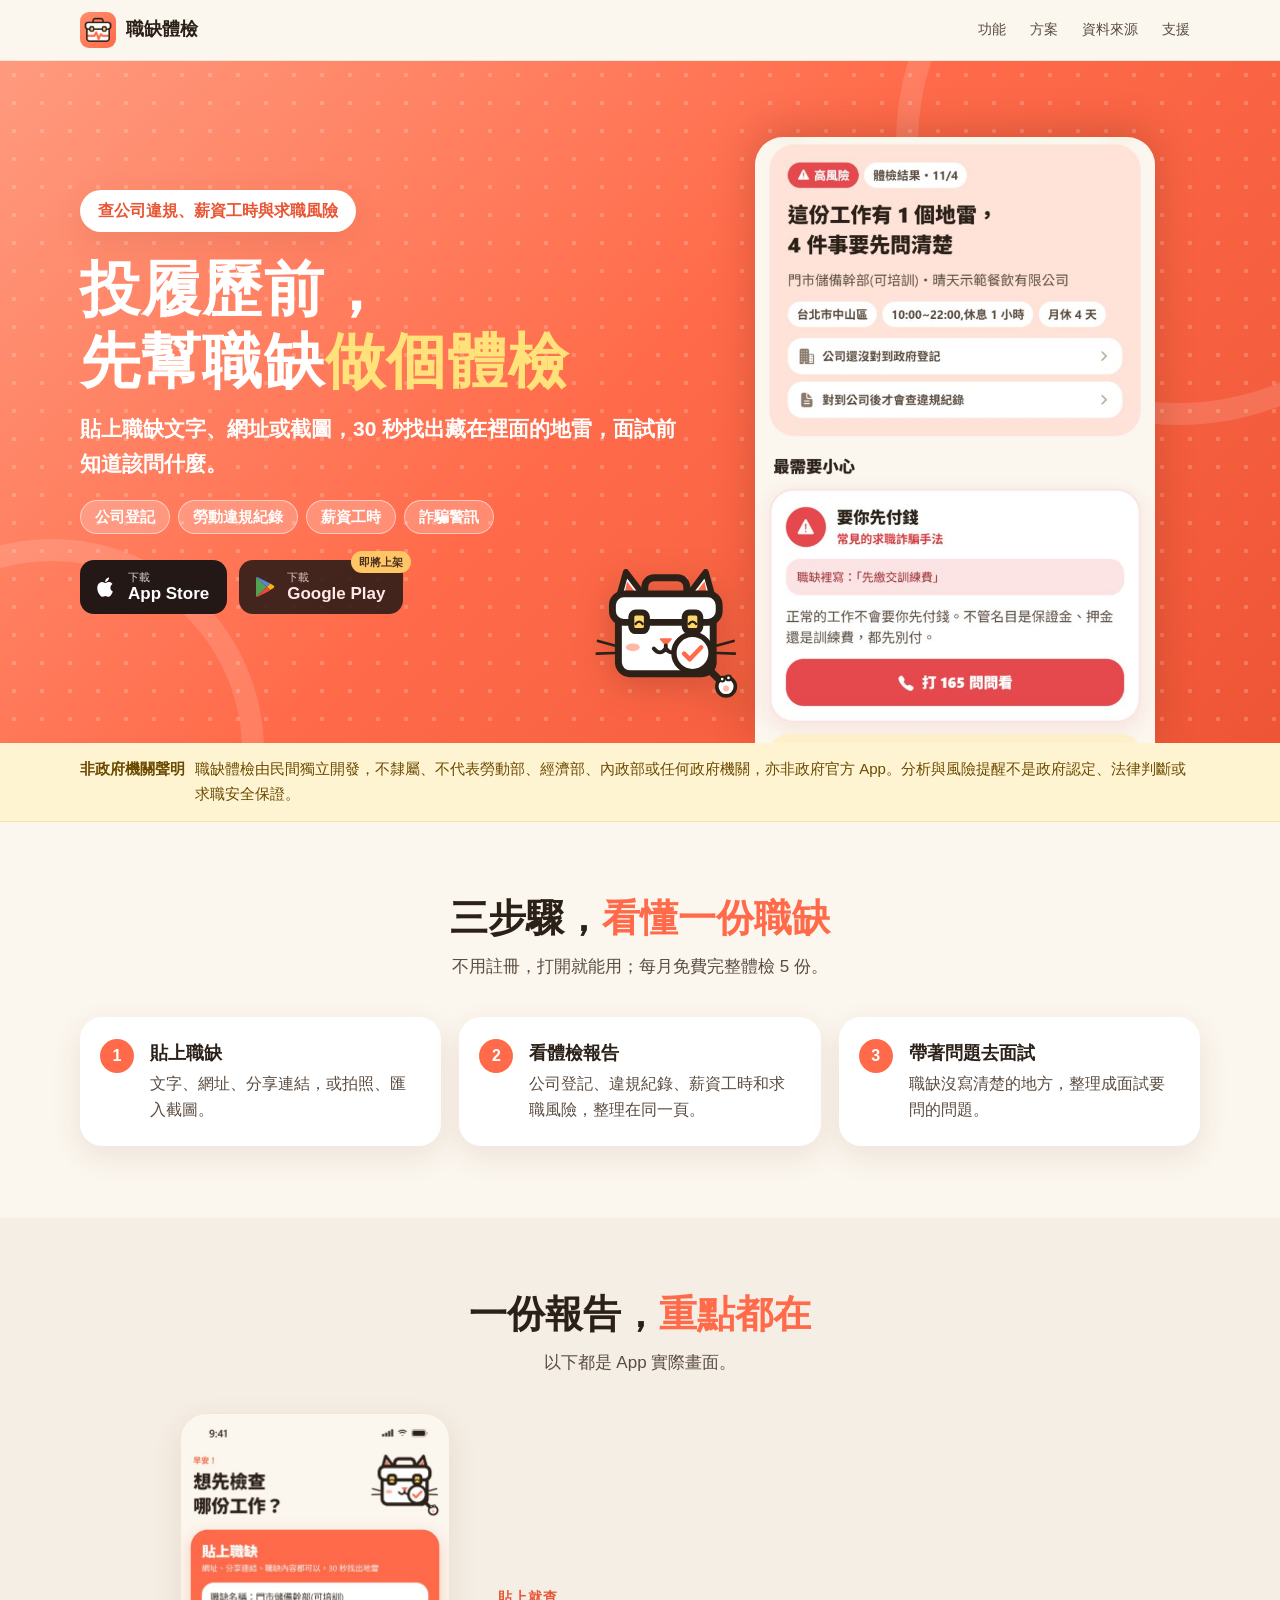
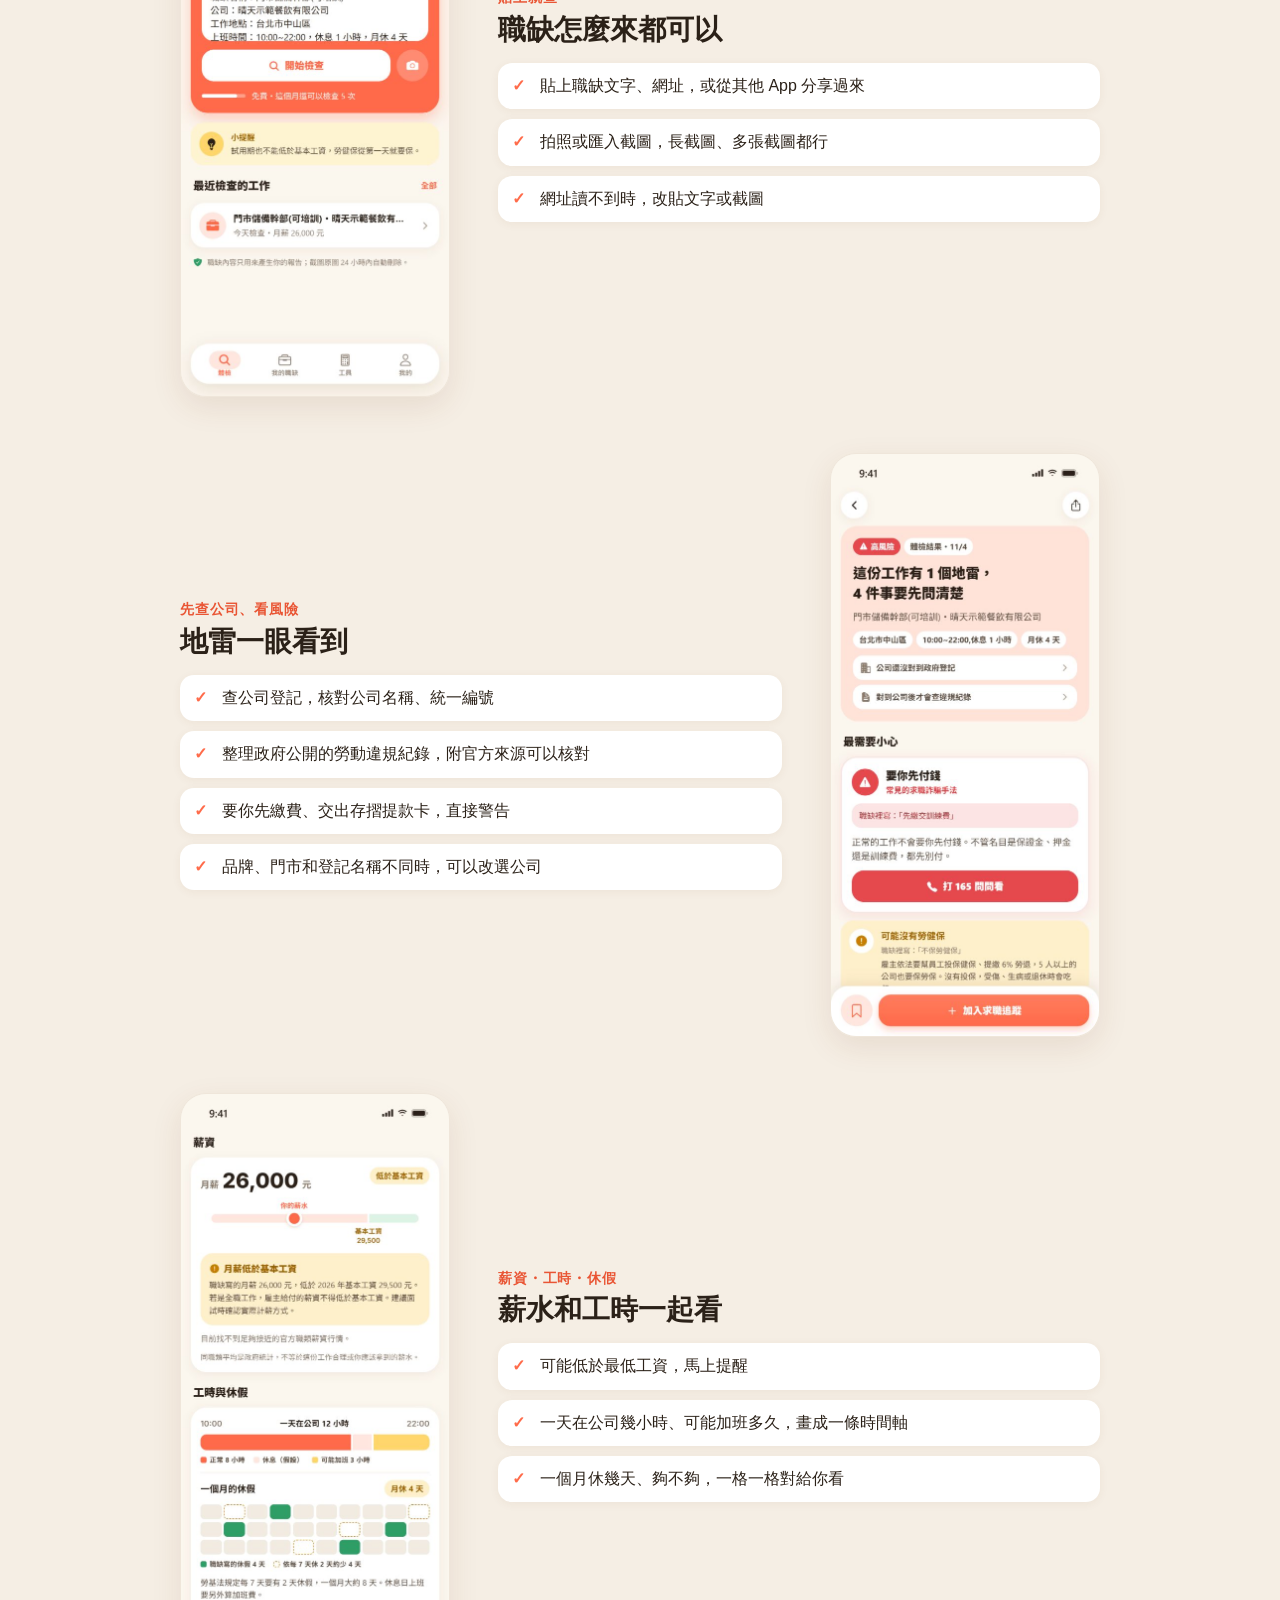
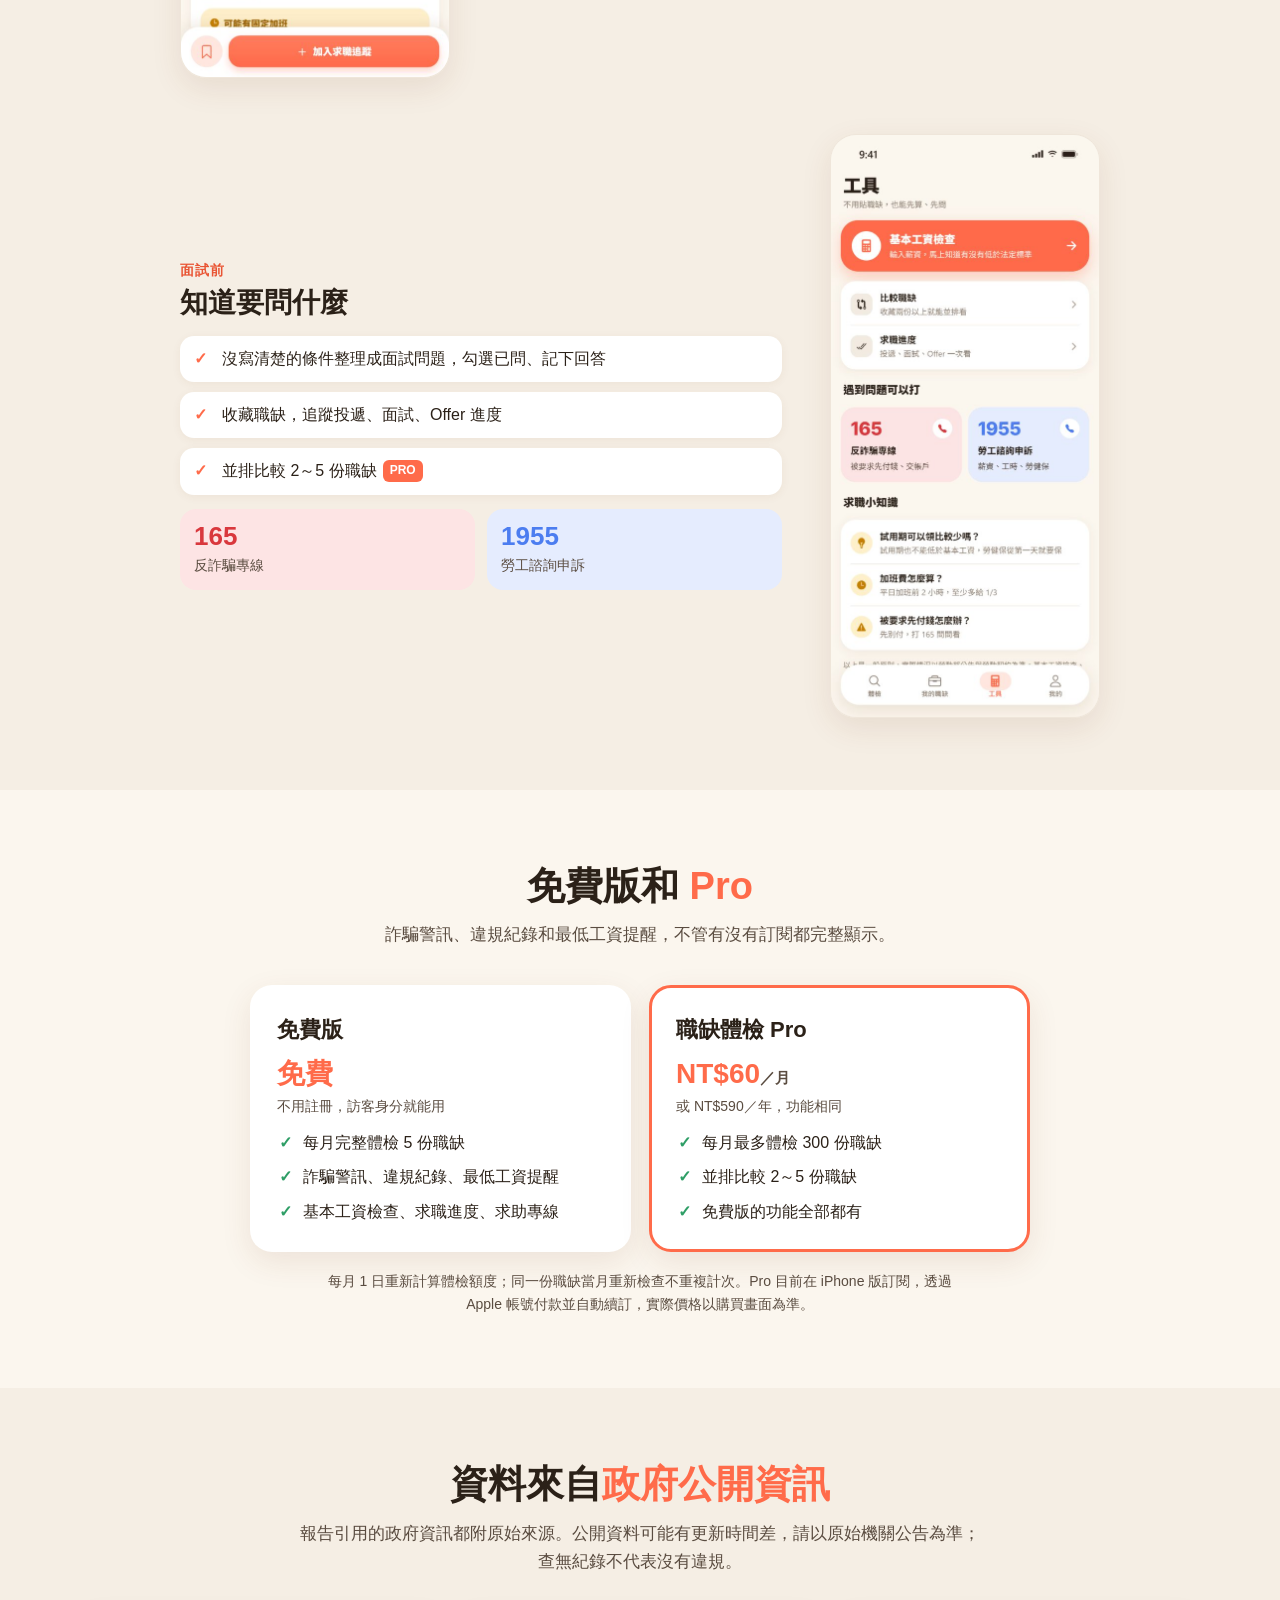
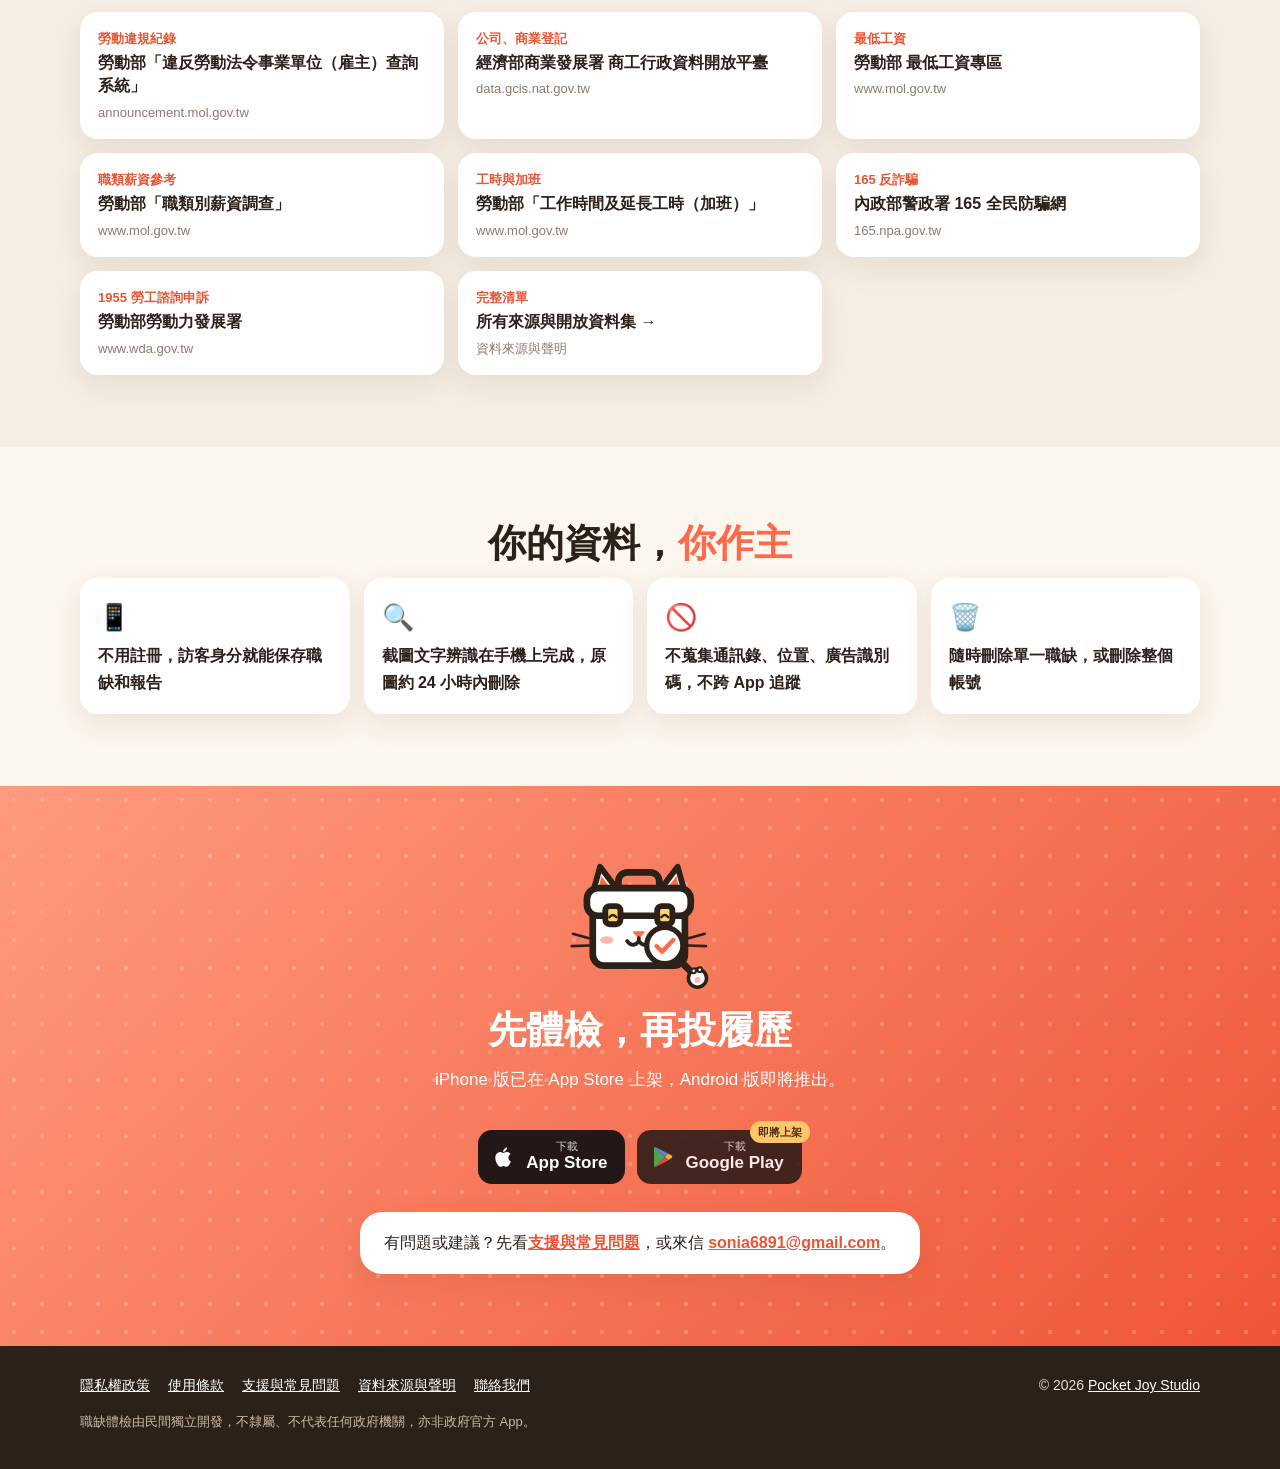
<file: index.html>
<!doctype html>
<html lang="zh-Hant">
<head>
  <meta charset="utf-8">
  <meta name="viewport" content="width=device-width,initial-scale=1">
  <title>職缺體檢｜投履歷前，先幫職缺做個體檢</title>
  <meta name="description" content="貼上職缺文字、網址或截圖，查公司登記、政府公開的勞動違規紀錄，整理薪資工時與求職風險，面試前知道該問什麼。每月免費體檢 5 份。">
  <meta name="theme-color" content="#FF6B4A">
  <link rel="canonical" href="https://jobcheck.pocketjoystudio.com/">
  <meta property="og:type" content="website">
  <meta property="og:locale" content="zh_TW">
  <meta property="og:site_name" content="職缺體檢">
  <meta property="og:title" content="職缺體檢｜投履歷前，先幫職缺做個體檢">
  <meta property="og:description" content="貼上職缺文字、網址或截圖，查公司登記、政府公開的勞動違規紀錄，整理薪資工時與求職風險，面試前知道該問什麼。">
  <meta property="og:image" content="https://jobcheck.pocketjoystudio.com/assets/img/og.jpg">
  <meta property="og:image:width" content="1200">
  <meta property="og:image:height" content="630">
  <meta property="og:url" content="https://jobcheck.pocketjoystudio.com/">
  <meta name="twitter:card" content="summary_large_image">
  <meta name="apple-itunes-app" content="app-id=6823847793">
  <link rel="icon" href="assets/img/favicon.png" type="image/png">
  <link rel="apple-touch-icon" href="assets/img/apple-touch-icon.png">
  <link rel="stylesheet" href="assets/style.css">
</head>
<body>
  <header class="top">
    <div class="wrap">
      <a class="brand" href="./"><img src="assets/img/icon-192.png" alt="" width="36" height="36">職缺體檢</a>
      <nav aria-label="主選單"><a href="#features">功能</a><a href="#plans">方案</a><a class="opt" href="#sources">資料來源</a><a href="support/">支援</a></nav>
    </div>
  </header>

  <section class="hero">
    <div class="wrap">
      <div>
        <span class="pill">查公司違規、薪資工時與求職風險</span>
        <h1>投履歷前，<br>先幫職缺<em>做個體檢</em></h1>
        <p class="lead">貼上職缺文字、網址或截圖，30 秒找出藏在裡面的地雷，面試前知道該問什麼。</p>
        <ul class="chips"><li>公司登記</li><li>勞動違規紀錄</li><li>薪資工時</li><li>詐騙警訊</li></ul>
        <div class="cta">
          <a class="store" href="https://apps.apple.com/tw/app/%E8%81%B7%E7%BC%BA%E9%AB%94%E6%AA%A2/id6823847793" rel="noopener" data-store="apple"><svg viewBox="0 0 24 24" aria-hidden="true"><path fill="currentColor" d="M16.4 12.6c0-2.4 2-3.6 2.1-3.7-1.1-1.7-2.9-1.9-3.5-1.9-1.5-.2-2.9.9-3.7.9-.8 0-1.9-.9-3.2-.8-1.6 0-3.1 1-4 2.4-1.7 3-.4 7.4 1.2 9.8.8 1.2 1.8 2.5 3 2.4 1.2 0 1.7-.8 3.1-.8s1.9.8 3.2.8c1.3 0 2.1-1.2 2.9-2.4.9-1.4 1.3-2.7 1.3-2.8-.1 0-2.4-.9-2.4-3.9zM14 5.5c.7-.8 1.1-1.9 1-3-1 0-2.1.7-2.8 1.5-.6.7-1.2 1.8-1 2.9 1.1.1 2.1-.6 2.8-1.4z"/></svg><span><small>下載</small><b>App Store</b></span></a>
          <a class="store soon" href="https://play.google.com/store/apps/details?id=com.lumilab.jobcheck" aria-disabled="true" data-store="play"><svg viewBox="0 0 24 24" aria-hidden="true"><path fill="#34A853" d="M3.6 2.2 13.8 12 3.6 21.8c-.4-.2-.6-.6-.6-1.1V3.3c0-.5.2-.9.6-1.1z"/><path fill="#FBBC04" d="m17.2 8.6 3.4 2c.9.5.9 1.8 0 2.3l-3.4 2L13.8 12z"/><path fill="#4285F4" d="M3.6 2.2c.3-.2.8-.2 1.2 0l12.4 6.4-3.4 3.4z"/><path fill="#EA4335" d="m13.8 12 3.4 3.4-12.4 6.4c-.4.2-.9.2-1.2 0z"/></svg><span><small>下載</small><b>Google Play</b></span><span class="tag">即將上架</span></a>
        </div>
      </div>
      <div class="phone">
        <img class="cat" src="assets/img/cat.svg" alt="" width="160" height="160">
        <img class="shot" src="assets/img/hero.jpg" alt="體檢報告畫面：這份工作有 1 個地雷，4 件事要先問清楚" width="640" height="970">
      </div>
    </div>
  </section>

  <div class="notice" role="note">
    <div class="wrap"><b>非政府機關聲明</b><p>職缺體檢由民間獨立開發，不隸屬、不代表勞動部、經濟部、內政部或任何政府機關，亦非政府官方 App。分析與風險提醒不是政府認定、法律判斷或求職安全保證。</p></div>
  </div>

  <section class="block" id="how">
    <div class="wrap">
      <h2>三步驟，<em>看懂一份職缺</em></h2>
      <p class="sub">不用註冊，打開就能用；每月免費完整體檢 5 份。</p>
      <ol class="steps">
        <li><b>貼上職缺</b><span>文字、網址、分享連結，或拍照、匯入截圖。</span></li>
        <li><b>看體檢報告</b><span>公司登記、違規紀錄、薪資工時和求職風險，整理在同一頁。</span></li>
        <li><b>帶著問題去面試</b><span>職缺沒寫清楚的地方，整理成面試要問的問題。</span></li>
      </ol>
    </div>
  </section>

  <section class="block alt" id="features">
    <div class="wrap">
      <h2>一份報告，<em>重點都在</em></h2>
      <p class="sub">以下都是 App 實際畫面。</p>

      <div class="feature">
        <img class="shot" src="assets/shots/paste.jpg" alt="首頁：貼上職缺" loading="lazy" width="540" height="1173">
        <div>
          <h3><small>貼上就查</small>職缺怎麼來都可以</h3>
          <ul class="ticks">
            <li>貼上職缺文字、網址，或從其他 App 分享過來</li>
            <li>拍照或匯入截圖，長截圖、多張截圖都行</li>
            <li>網址讀不到時，改貼文字或截圖</li>
          </ul>
        </div>
      </div>

      <div class="feature flip">
        <img class="shot" src="assets/shots/report.jpg" alt="體檢報告：高風險，要你先付錢" loading="lazy" width="540" height="1173">
        <div>
          <h3><small>先查公司、看風險</small>地雷一眼看到</h3>
          <ul class="ticks">
            <li>查公司登記，核對公司名稱、統一編號</li>
            <li>整理政府公開的勞動違規紀錄，附官方來源可以核對</li>
            <li>要你先繳費、交出存摺提款卡，直接警告</li>
            <li>品牌、門市和登記名稱不同時，可以改選公司</li>
          </ul>
        </div>
      </div>

      <div class="feature">
        <img class="shot" src="assets/shots/salary.jpg" alt="薪資與工時：月薪低於基本工資" loading="lazy" width="540" height="1173">
        <div>
          <h3><small>薪資・工時・休假</small>薪水和工時一起看</h3>
          <ul class="ticks">
            <li>可能低於最低工資，馬上提醒</li>
            <li>一天在公司幾小時、可能加班多久，畫成一條時間軸</li>
            <li>一個月休幾天、夠不夠，一格一格對給你看</li>
          </ul>
        </div>
      </div>

      <div class="feature flip">
        <img class="shot" src="assets/shots/tools.jpg" alt="工具：基本工資檢查、比較職缺、求職進度、165 和 1955 專線" loading="lazy" width="540" height="1173">
        <div>
          <h3><small>面試前</small>知道要問什麼</h3>
          <ul class="ticks">
            <li>沒寫清楚的條件整理成面試問題，勾選已問、記下回答</li>
            <li>收藏職缺，追蹤投遞、面試、Offer 進度</li>
            <li>並排比較 2～5 份職缺<span class="badge">PRO</span></li>
          </ul>
          <div class="lines">
            <div class="line l165"><b>165</b><span>反詐騙專線</span></div>
            <div class="line l1955"><b>1955</b><span>勞工諮詢申訴</span></div>
          </div>
        </div>
      </div>
    </div>
  </section>

  <section class="block" id="plans">
    <div class="wrap">
      <h2>免費版和 <em>Pro</em></h2>
      <p class="sub">詐騙警訊、違規紀錄和最低工資提醒，不管有沒有訂閱都完整顯示。</p>
      <div class="plans">
        <div class="plan">
          <h3>免費版</h3>
          <div class="price">免費</div>
          <p class="note">不用註冊，訪客身分就能用</p>
          <ul>
            <li>每月完整體檢 5 份職缺</li>
            <li>詐騙警訊、違規紀錄、最低工資提醒</li>
            <li>基本工資檢查、求職進度、求助專線</li>
          </ul>
        </div>
        <div class="plan pro">
          <h3>職缺體檢 Pro</h3>
          <div class="price">NT$60<small>／月</small></div>
          <p class="note">或 NT$590／年，功能相同</p>
          <ul>
            <li>每月最多體檢 300 份職缺</li>
            <li>並排比較 2～5 份職缺</li>
            <li>免費版的功能全部都有</li>
          </ul>
        </div>
      </div>
      <p class="fine">每月 1 日重新計算體檢額度；同一份職缺當月重新檢查不重複計次。Pro 目前在 iPhone 版訂閱，透過 Apple 帳號付款並自動續訂，實際價格以購買畫面為準。</p>
    </div>
  </section>

  <section class="block alt" id="sources">
    <div class="wrap">
      <h2>資料來自<em>政府公開資訊</em></h2>
      <p class="sub">報告引用的政府資訊都附原始來源。公開資料可能有更新時間差，請以原始機關公告為準；查無紀錄不代表沒有違規。</p>
      <div class="sources">
        <a class="src" href="https://announcement.mol.gov.tw/" rel="noopener"><small>勞動違規紀錄</small><b>勞動部「違反勞動法令事業單位（雇主）查詢系統」</b><span>announcement.mol.gov.tw</span></a>
        <a class="src" href="https://data.gcis.nat.gov.tw/" rel="noopener"><small>公司、商業登記</small><b>經濟部商業發展署 商工行政資料開放平臺</b><span>data.gcis.nat.gov.tw</span></a>
        <a class="src" href="https://www.mol.gov.tw/1607/28162/28166/28180/99861/nodelist" rel="noopener"><small>最低工資</small><b>勞動部 最低工資專區</b><span>www.mol.gov.tw</span></a>
        <a class="src" href="https://www.mol.gov.tw/1607/1632/1633/90814/" rel="noopener"><small>職類薪資參考</small><b>勞動部「職類別薪資調查」</b><span>www.mol.gov.tw</span></a>
        <a class="src" href="https://www.mol.gov.tw/1607/28162/28166/28218/28226/30382/post" rel="noopener"><small>工時與加班</small><b>勞動部「工作時間及延長工時（加班）」</b><span>www.mol.gov.tw</span></a>
        <a class="src" href="https://165.npa.gov.tw/" rel="noopener"><small>165 反詐騙</small><b>內政部警政署 165 全民防騙網</b><span>165.npa.gov.tw</span></a>
        <a class="src" href="https://www.wda.gov.tw/News_Content.aspx?n=277&amp;s=18960" rel="noopener"><small>1955 勞工諮詢申訴</small><b>勞動部勞動力發展署</b><span>www.wda.gov.tw</span></a>
        <a class="src" href="support/#sources"><small>完整清單</small><b>所有來源與開放資料集 →</b><span>資料來源與聲明</span></a>
      </div>
    </div>
  </section>

  <section class="block" id="privacy">
    <div class="wrap">
      <h2>你的資料，<em>你作主</em></h2>
      <div class="trust">
        <div><span>📱</span>不用註冊，訪客身分就能保存職缺和報告</div>
        <div><span>🔍</span>截圖文字辨識在手機上完成，原圖約 24 小時內刪除</div>
        <div><span>🚫</span>不蒐集通訊錄、位置、廣告識別碼，不跨 App 追蹤</div>
        <div><span>🗑️</span>隨時刪除單一職缺，或刪除整個帳號</div>
      </div>
    </div>
  </section>

  <section class="block end" id="download">
    <div class="wrap">
      <img class="cat" src="assets/img/cat.svg" alt="" width="140" height="140">
      <h2>先體檢，再投履歷</h2>
      <p class="sub" style="color:#fff">iPhone 版已在 App Store 上架，Android 版即將推出。</p>
      <div class="cta">
        <a class="store" href="https://apps.apple.com/tw/app/%E8%81%B7%E7%BC%BA%E9%AB%94%E6%AA%A2/id6823847793" rel="noopener" data-store="apple"><svg viewBox="0 0 24 24" aria-hidden="true"><path fill="currentColor" d="M16.4 12.6c0-2.4 2-3.6 2.1-3.7-1.1-1.7-2.9-1.9-3.5-1.9-1.5-.2-2.9.9-3.7.9-.8 0-1.9-.9-3.2-.8-1.6 0-3.1 1-4 2.4-1.7 3-.4 7.4 1.2 9.8.8 1.2 1.8 2.5 3 2.4 1.2 0 1.7-.8 3.1-.8s1.9.8 3.2.8c1.3 0 2.1-1.2 2.9-2.4.9-1.4 1.3-2.7 1.3-2.8-.1 0-2.4-.9-2.4-3.9zM14 5.5c.7-.8 1.1-1.9 1-3-1 0-2.1.7-2.8 1.5-.6.7-1.2 1.8-1 2.9 1.1.1 2.1-.6 2.8-1.4z"/></svg><span><small>下載</small><b>App Store</b></span></a>
        <a class="store soon" href="https://play.google.com/store/apps/details?id=com.lumilab.jobcheck" aria-disabled="true" data-store="play"><svg viewBox="0 0 24 24" aria-hidden="true"><path fill="#34A853" d="M3.6 2.2 13.8 12 3.6 21.8c-.4-.2-.6-.6-.6-1.1V3.3c0-.5.2-.9.6-1.1z"/><path fill="#FBBC04" d="m17.2 8.6 3.4 2c.9.5.9 1.8 0 2.3l-3.4 2L13.8 12z"/><path fill="#4285F4" d="M3.6 2.2c.3-.2.8-.2 1.2 0l12.4 6.4-3.4 3.4z"/><path fill="#EA4335" d="m13.8 12 3.4 3.4-12.4 6.4c-.4.2-.9.2-1.2 0z"/></svg><span><small>下載</small><b>Google Play</b></span><span class="tag">即將上架</span></a>
      </div>
      <p class="contact">有問題或建議？先看<a href="support/">支援與常見問題</a>，或來信 <a href="mailto:sonia6891@gmail.com">sonia6891@gmail.com</a>。</p>
    </div>
  </section>

  <footer>
    <div class="wrap">
      <div class="row">
        <nav>
          <a href="privacy/">隱私權政策</a>
          <a href="https://www.apple.com/legal/internet-services/itunes/dev/stdeula/" rel="noopener">使用條款</a>
          <a href="support/">支援與常見問題</a>
          <a href="support/#sources">資料來源與聲明</a>
          <a href="mailto:sonia6891@gmail.com">聯絡我們</a>
        </nav>
        <span>© 2026 <a href="https://pocketjoystudio.com/" rel="noopener">Pocket Joy Studio</a></span>
      </div>
      <p class="disc">職缺體檢由民間獨立開發，不隸屬、不代表任何政府機關，亦非政府官方 App。</p>
    </div>
  </footer>
</body>
</html>
</file>
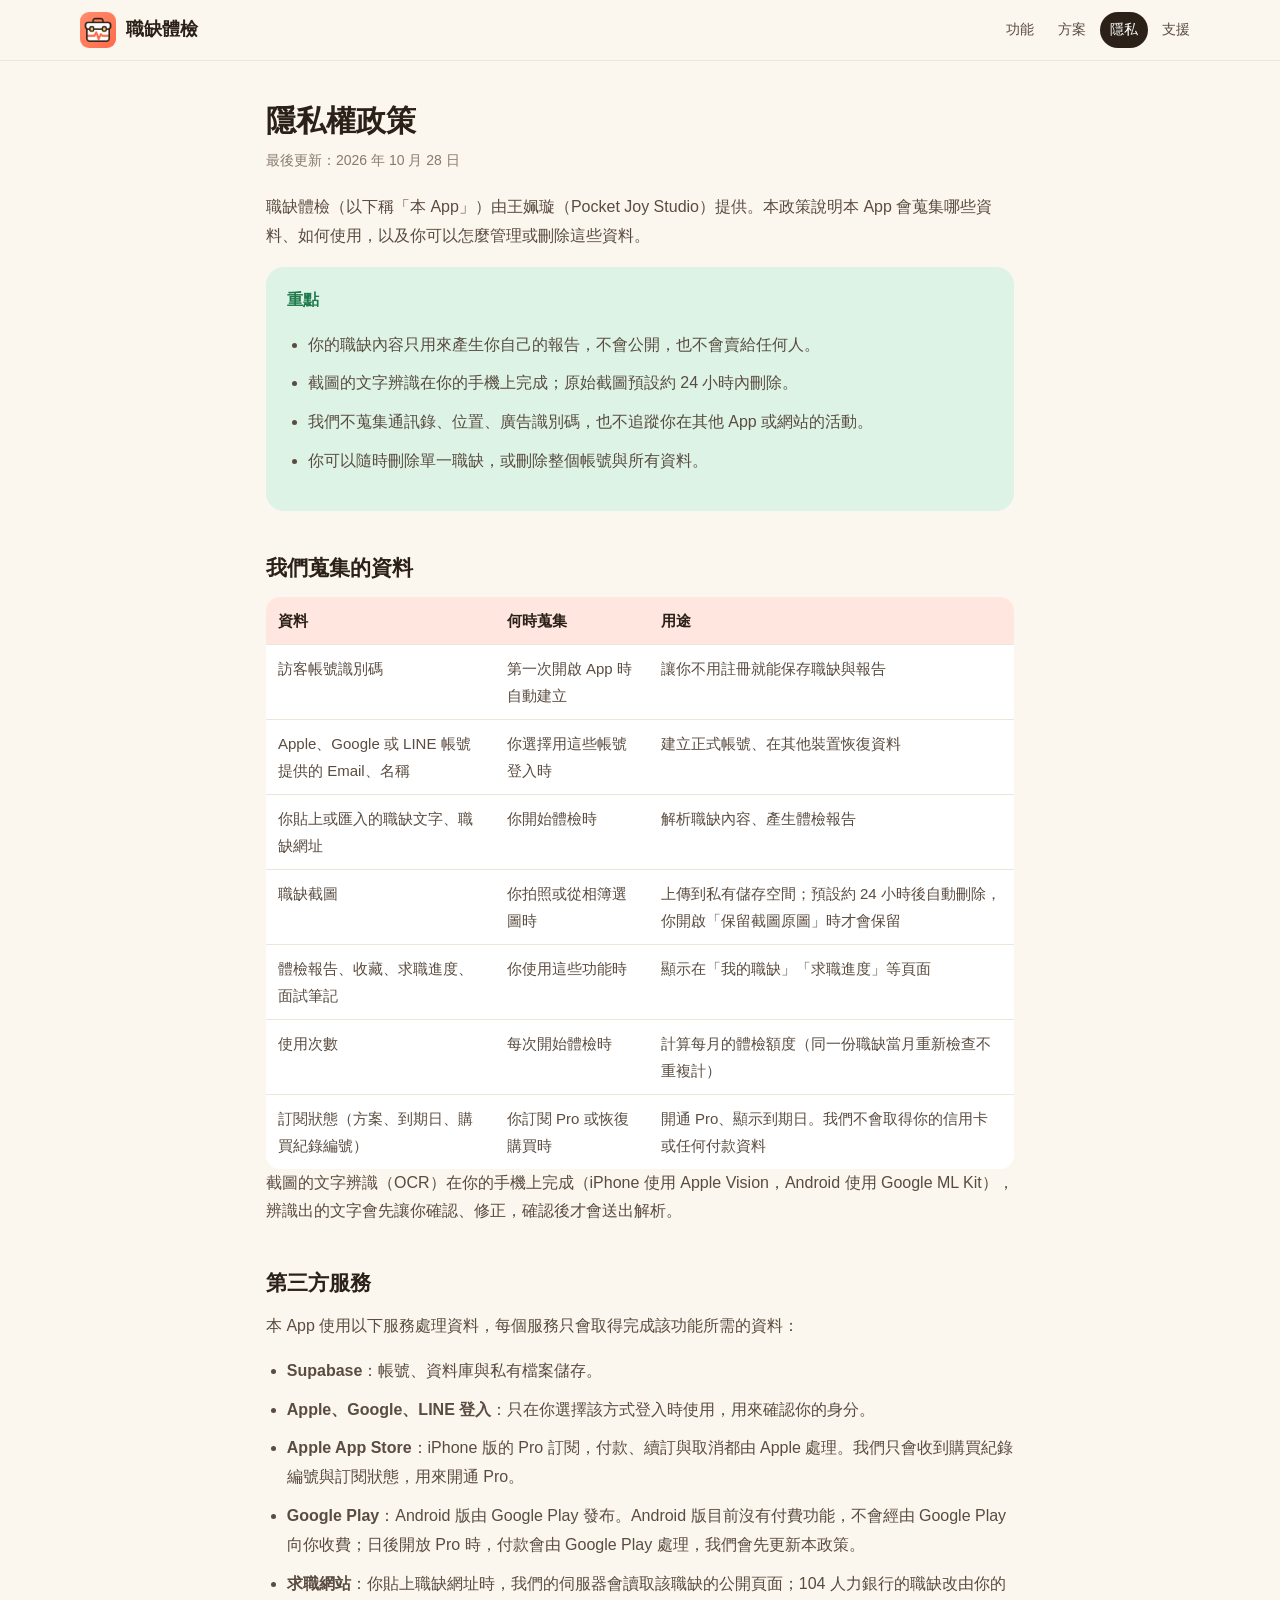
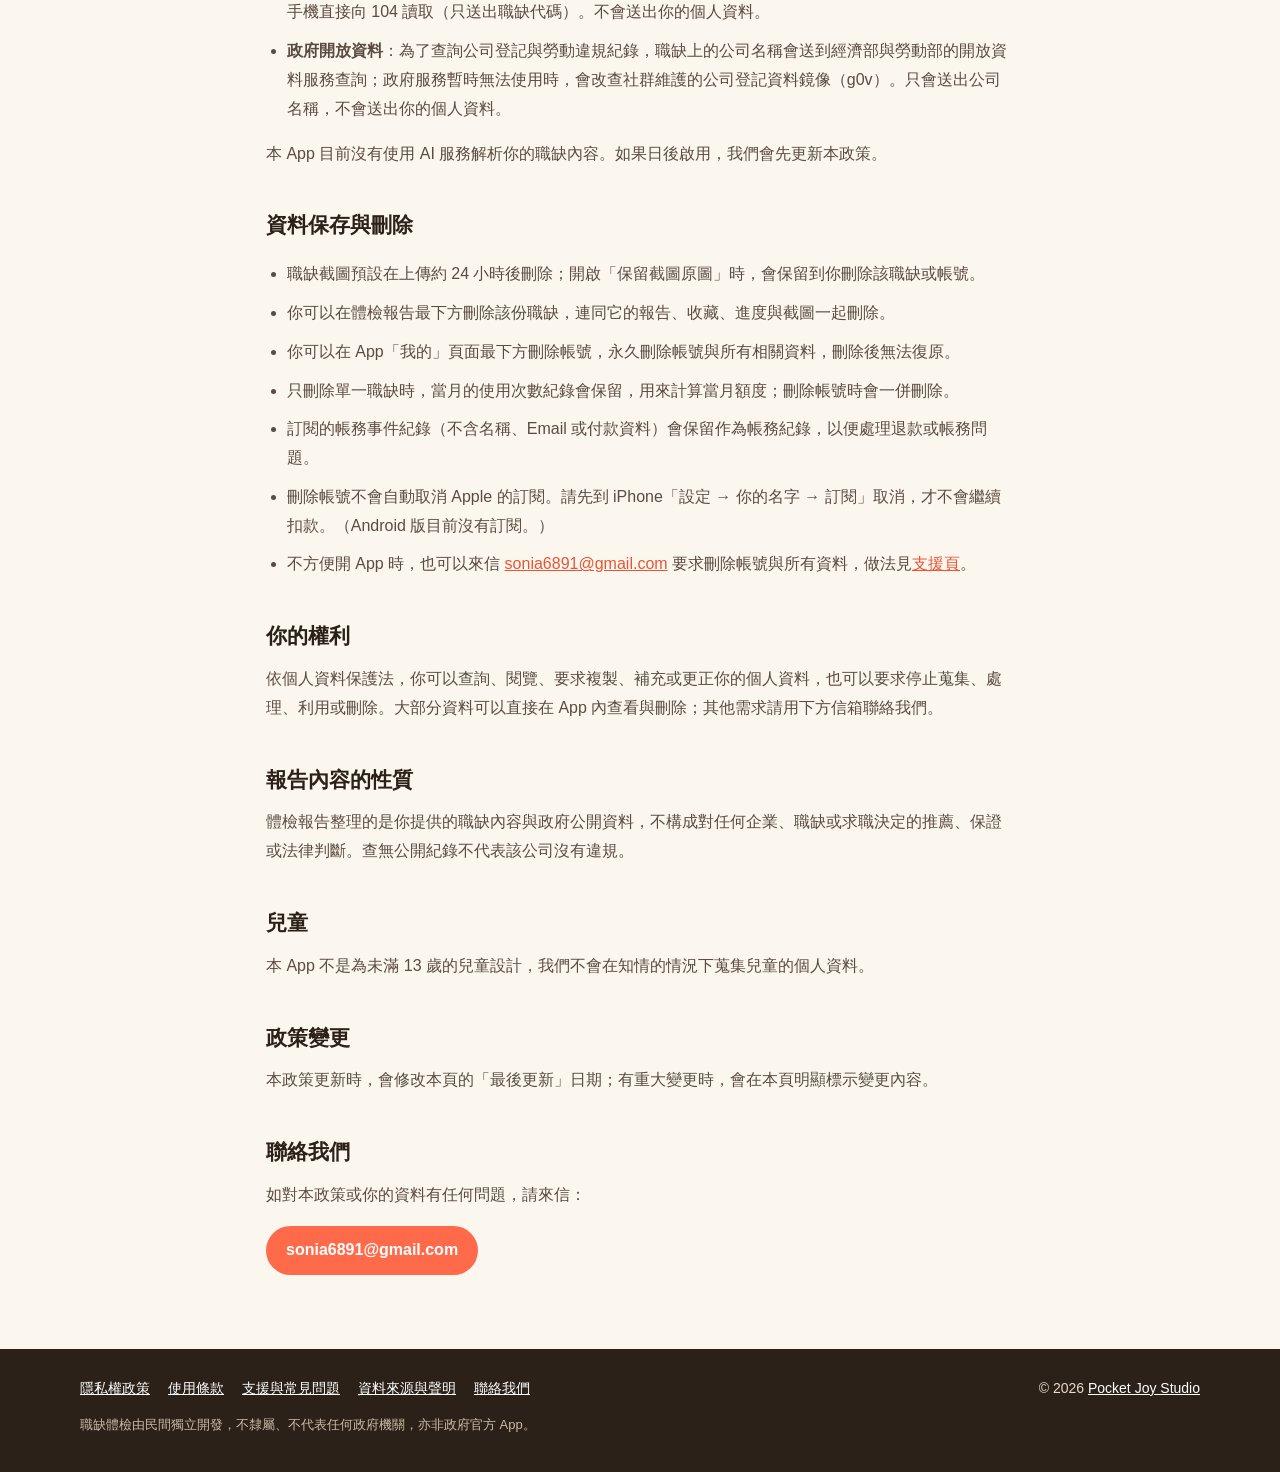
<file: privacy/index.html>
<!doctype html>
<html lang="zh-Hant">
<head>
  <meta charset="utf-8">
  <meta name="viewport" content="width=device-width,initial-scale=1">
  <title>隱私權政策｜職缺體檢</title>
  <meta name="description" content="職缺體檢 App 的隱私權政策：蒐集哪些資料、如何使用、如何刪除。">
  <meta name="theme-color" content="#FF6B4A">
  <link rel="canonical" href="https://jobcheck.pocketjoystudio.com/privacy/">
  <meta property="og:type" content="article">
  <meta property="og:title" content="隱私權政策｜職缺體檢">
  <meta property="og:description" content="職缺體檢 App 的隱私權政策：蒐集哪些資料、如何使用、如何刪除。">
  <meta property="og:image" content="https://jobcheck.pocketjoystudio.com/assets/img/og.jpg">
  <meta property="og:url" content="https://jobcheck.pocketjoystudio.com/privacy/">
  <link rel="icon" href="../assets/img/favicon.png" type="image/png">
  <link rel="apple-touch-icon" href="../assets/img/apple-touch-icon.png">
  <link rel="stylesheet" href="../assets/style.css">
</head>
<body>
  <header class="top">
    <div class="wrap">
      <a class="brand" href="../"><img src="../assets/img/icon-192.png" alt="" width="36" height="36">職缺體檢</a>
      <nav aria-label="主選單"><a href="../#features">功能</a><a href="../#plans">方案</a><a href="../privacy/" aria-current="page">隱私</a><a href="../support/">支援</a></nav>
    </div>
  </header>

  <!-- 內文從 job-check-mobile/site/privacy/index.html 原封不動搬過來，改內容請先改 App repo 那份 -->
  <main class="doc">
    <h1>隱私權政策</h1>
    <p class="updated">最後更新：2026 年 10 月 28 日</p>

    <p>職缺體檢（以下稱「本 App」）由王姵璇（Pocket Joy Studio）提供。本政策說明本 App 會蒐集哪些資料、如何使用，以及你可以怎麼管理或刪除這些資料。</p>

    <div class="card ok">
      <p><strong>重點</strong></p>
      <ul>
        <li>你的職缺內容只用來產生你自己的報告，不會公開，也不會賣給任何人。</li>
        <li>截圖的文字辨識在你的手機上完成；原始截圖預設約 24 小時內刪除。</li>
        <li>我們不蒐集通訊錄、位置、廣告識別碼，也不追蹤你在其他 App 或網站的活動。</li>
        <li>你可以隨時刪除單一職缺，或刪除整個帳號與所有資料。</li>
      </ul>
    </div>

    <h2>我們蒐集的資料</h2>
    <div class="table">
      <table>
        <thead><tr><th>資料</th><th>何時蒐集</th><th>用途</th></tr></thead>
        <tbody>
          <tr><td>訪客帳號識別碼</td><td>第一次開啟 App 時自動建立</td><td>讓你不用註冊就能保存職缺與報告</td></tr>
          <tr><td>Apple、Google 或 LINE 帳號提供的 Email、名稱</td><td>你選擇用這些帳號登入時</td><td>建立正式帳號、在其他裝置恢復資料</td></tr>
          <tr><td>你貼上或匯入的職缺文字、職缺網址</td><td>你開始體檢時</td><td>解析職缺內容、產生體檢報告</td></tr>
          <tr><td>職缺截圖</td><td>你拍照或從相簿選圖時</td><td>上傳到私有儲存空間；預設約 24 小時後自動刪除，你開啟「保留截圖原圖」時才會保留</td></tr>
          <tr><td>體檢報告、收藏、求職進度、面試筆記</td><td>你使用這些功能時</td><td>顯示在「我的職缺」「求職進度」等頁面</td></tr>
          <tr><td>使用次數</td><td>每次開始體檢時</td><td>計算每月的體檢額度（同一份職缺當月重新檢查不重複計）</td></tr>
          <tr><td>訂閱狀態（方案、到期日、購買紀錄編號）</td><td>你訂閱 Pro 或恢復購買時</td><td>開通 Pro、顯示到期日。我們不會取得你的信用卡或任何付款資料</td></tr>
        </tbody>
      </table>
    </div>
    <p>截圖的文字辨識（OCR）在你的手機上完成（iPhone 使用 Apple Vision，Android 使用 Google ML Kit），辨識出的文字會先讓你確認、修正，確認後才會送出解析。</p>

    <h2>第三方服務</h2>
    <p>本 App 使用以下服務處理資料，每個服務只會取得完成該功能所需的資料：</p>
    <ul>
      <li><strong>Supabase</strong>：帳號、資料庫與私有檔案儲存。</li>
      <li><strong>Apple、Google、LINE 登入</strong>：只在你選擇該方式登入時使用，用來確認你的身分。</li>
      <li><strong>Apple App Store</strong>：iPhone 版的 Pro 訂閱，付款、續訂與取消都由 Apple 處理。我們只會收到購買紀錄編號與訂閱狀態，用來開通 Pro。</li>
      <li><strong>Google Play</strong>：Android 版由 Google Play 發布。Android 版目前沒有付費功能，不會經由 Google Play 向你收費；日後開放 Pro 時，付款會由 Google Play 處理，我們會先更新本政策。</li>
      <li><strong>求職網站</strong>：你貼上職缺網址時，我們的伺服器會讀取該職缺的公開頁面；104 人力銀行的職缺改由你的手機直接向 104 讀取（只送出職缺代碼）。不會送出你的個人資料。</li>
      <li><strong>政府開放資料</strong>：為了查詢公司登記與勞動違規紀錄，職缺上的公司名稱會送到經濟部與勞動部的開放資料服務查詢；政府服務暫時無法使用時，會改查社群維護的公司登記資料鏡像（g0v）。只會送出公司名稱，不會送出你的個人資料。</li>
    </ul>
    <p>本 App 目前沒有使用 AI 服務解析你的職缺內容。如果日後啟用，我們會先更新本政策。</p>

    <h2>資料保存與刪除</h2>
    <ul>
      <li>職缺截圖預設在上傳約 24 小時後刪除；開啟「保留截圖原圖」時，會保留到你刪除該職缺或帳號。</li>
      <li>你可以在體檢報告最下方刪除該份職缺，連同它的報告、收藏、進度與截圖一起刪除。</li>
      <li>你可以在 App「我的」頁面最下方刪除帳號，永久刪除帳號與所有相關資料，刪除後無法復原。</li>
      <li>只刪除單一職缺時，當月的使用次數紀錄會保留，用來計算當月額度；刪除帳號時會一併刪除。</li>
      <li>訂閱的帳務事件紀錄（不含名稱、Email 或付款資料）會保留作為帳務紀錄，以便處理退款或帳務問題。</li>
      <li>刪除帳號不會自動取消 Apple 的訂閱。請先到 iPhone「設定 → 你的名字 → 訂閱」取消，才不會繼續扣款。（Android 版目前沒有訂閱。）</li>
      <li>不方便開 App 時，也可以來信 <a href="mailto:sonia6891@gmail.com">sonia6891@gmail.com</a> 要求刪除帳號與所有資料，做法見<a href="../support/#delete-account">支援頁</a>。</li>
    </ul>

    <h2>你的權利</h2>
    <p>依個人資料保護法，你可以查詢、閱覽、要求複製、補充或更正你的個人資料，也可以要求停止蒐集、處理、利用或刪除。大部分資料可以直接在 App 內查看與刪除；其他需求請用下方信箱聯絡我們。</p>

    <h2>報告內容的性質</h2>
    <p>體檢報告整理的是你提供的職缺內容與政府公開資料，不構成對任何企業、職缺或求職決定的推薦、保證或法律判斷。查無公開紀錄不代表該公司沒有違規。</p>

    <h2>兒童</h2>
    <p>本 App 不是為未滿 13 歲的兒童設計，我們不會在知情的情況下蒐集兒童的個人資料。</p>

    <h2>政策變更</h2>
    <p>本政策更新時，會修改本頁的「最後更新」日期；有重大變更時，會在本頁明顯標示變更內容。</p>

    <h2>聯絡我們</h2>
    <p>如對本政策或你的資料有任何問題，請來信：</p>
    <p><a class="mail" href="mailto:sonia6891@gmail.com">sonia6891@gmail.com</a></p>
  </main>

  <footer>
    <div class="wrap">
      <div class="row">
        <nav>
          <a href="../privacy/">隱私權政策</a>
          <a href="https://www.apple.com/legal/internet-services/itunes/dev/stdeula/" rel="noopener">使用條款</a>
          <a href="../support/">支援與常見問題</a>
          <a href="../support/#sources">資料來源與聲明</a>
          <a href="mailto:sonia6891@gmail.com">聯絡我們</a>
        </nav>
        <span>© 2026 <a href="https://pocketjoystudio.com/" rel="noopener">Pocket Joy Studio</a></span>
      </div>
      <p class="disc">職缺體檢由民間獨立開發，不隸屬、不代表任何政府機關，亦非政府官方 App。</p>
    </div>
  </footer>
</body>
</html>
</file>
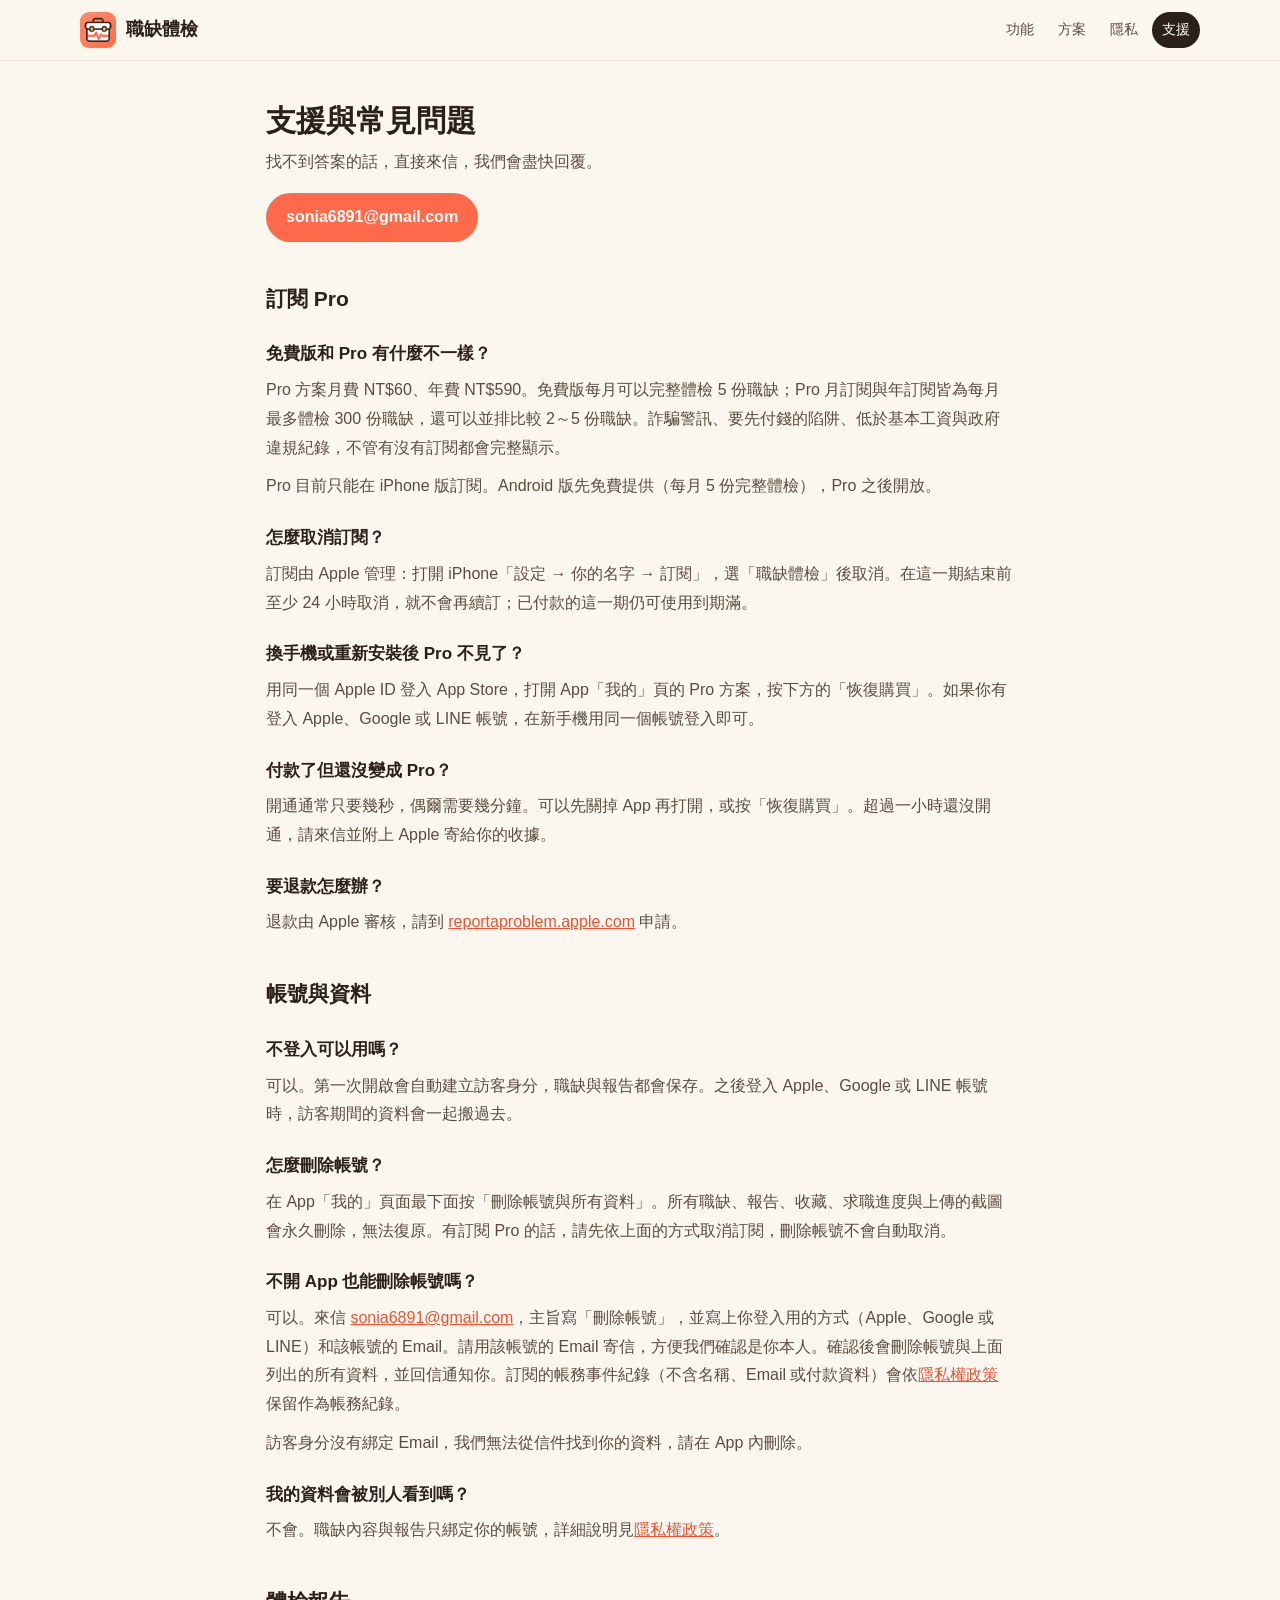
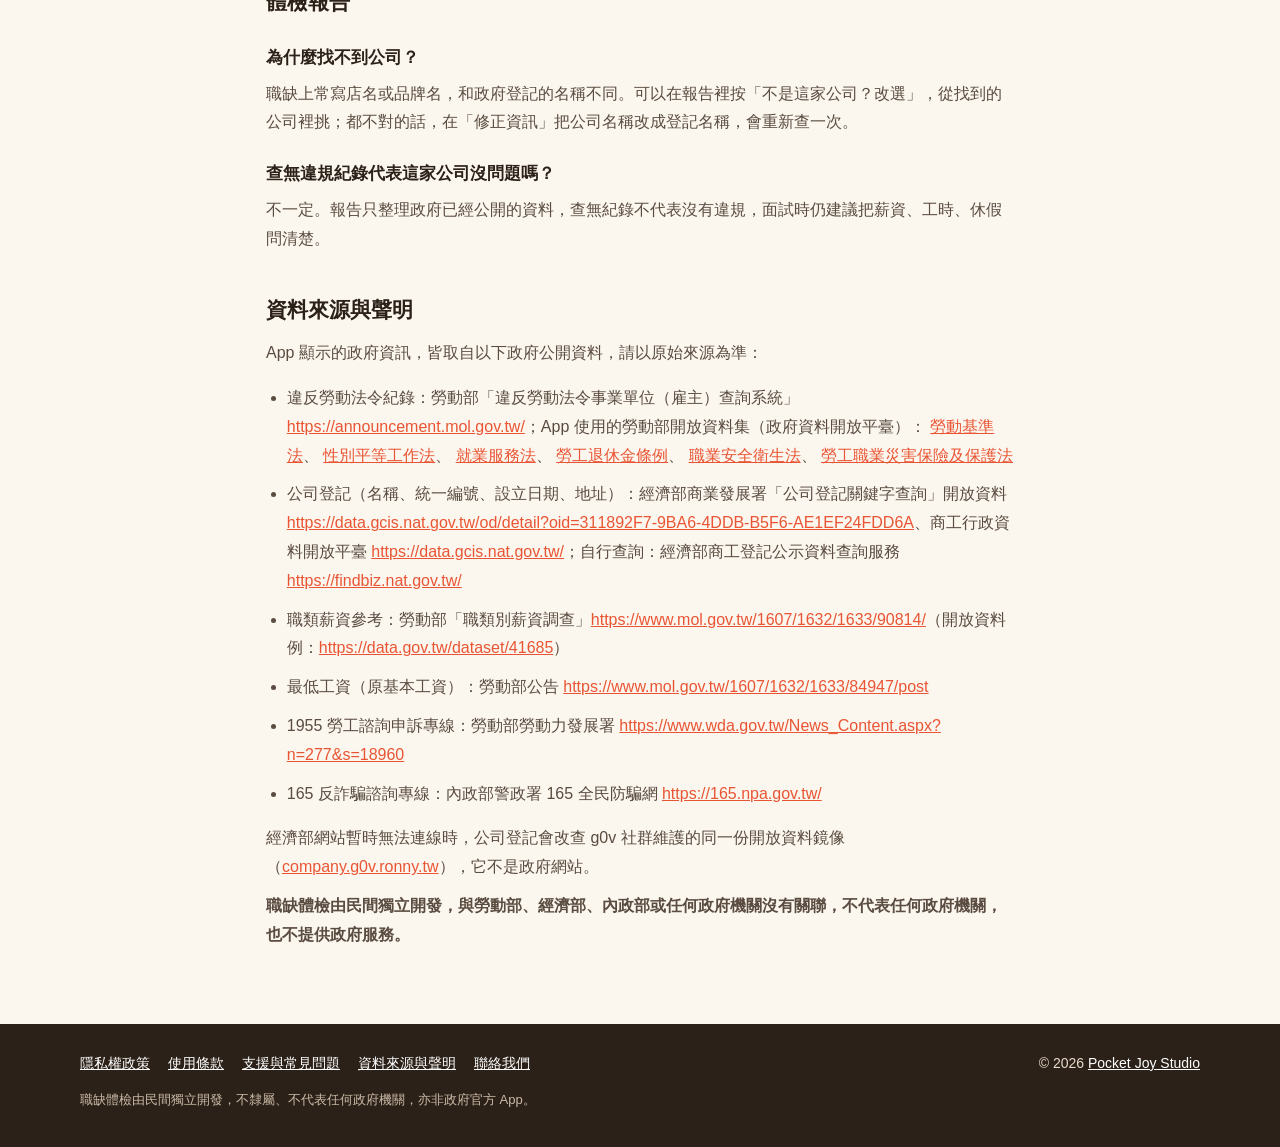
<file: support/index.html>
<!doctype html>
<html lang="zh-Hant">
<head>
  <meta charset="utf-8">
  <meta name="viewport" content="width=device-width,initial-scale=1">
  <title>支援與常見問題｜職缺體檢</title>
  <meta name="description" content="職缺體檢 App 的常見問題：訂閱、恢復購買、刪除帳號與聯絡方式。">
  <meta name="theme-color" content="#FF6B4A">
  <link rel="canonical" href="https://jobcheck.pocketjoystudio.com/support/">
  <meta property="og:type" content="article">
  <meta property="og:title" content="支援與常見問題｜職缺體檢">
  <meta property="og:description" content="職缺體檢 App 的常見問題：訂閱、恢復購買、刪除帳號與聯絡方式。">
  <meta property="og:image" content="https://jobcheck.pocketjoystudio.com/assets/img/og.jpg">
  <meta property="og:url" content="https://jobcheck.pocketjoystudio.com/support/">
  <link rel="icon" href="../assets/img/favicon.png" type="image/png">
  <link rel="apple-touch-icon" href="../assets/img/apple-touch-icon.png">
  <link rel="stylesheet" href="../assets/style.css">
</head>
<body>
  <header class="top">
    <div class="wrap">
      <a class="brand" href="../"><img src="../assets/img/icon-192.png" alt="" width="36" height="36">職缺體檢</a>
      <nav aria-label="主選單"><a href="../#features">功能</a><a href="../#plans">方案</a><a href="../privacy/">隱私</a><a href="../support/" aria-current="page">支援</a></nav>
    </div>
  </header>

  <!-- 內文從 job-check-mobile/site/support/index.html 原封不動搬過來，改內容請先改 App repo 那份 -->
  <main class="doc">
    <h1>支援與常見問題</h1>
    <p>找不到答案的話，直接來信，我們會盡快回覆。</p>
    <p><a class="mail" href="mailto:sonia6891@gmail.com">sonia6891@gmail.com</a></p>

    <h2>訂閱 Pro</h2>
    <h3>免費版和 Pro 有什麼不一樣？</h3>
    <p>Pro 方案月費 NT$60、年費 NT$590。免費版每月可以完整體檢 5 份職缺；Pro 月訂閱與年訂閱皆為每月最多體檢 300 份職缺，還可以並排比較 2～5 份職缺。詐騙警訊、要先付錢的陷阱、低於基本工資與政府違規紀錄，不管有沒有訂閱都會完整顯示。</p>
    <p>Pro 目前只能在 iPhone 版訂閱。Android 版先免費提供（每月 5 份完整體檢），Pro 之後開放。</p>
    <h3>怎麼取消訂閱？</h3>
    <p>訂閱由 Apple 管理：打開 iPhone「設定 → 你的名字 → 訂閱」，選「職缺體檢」後取消。在這一期結束前至少 24 小時取消，就不會再續訂；已付款的這一期仍可使用到期滿。</p>
    <h3>換手機或重新安裝後 Pro 不見了？</h3>
    <p>用同一個 Apple ID 登入 App Store，打開 App「我的」頁的 Pro 方案，按下方的「恢復購買」。如果你有登入 Apple、Google 或 LINE 帳號，在新手機用同一個帳號登入即可。</p>
    <h3>付款了但還沒變成 Pro？</h3>
    <p>開通通常只要幾秒，偶爾需要幾分鐘。可以先關掉 App 再打開，或按「恢復購買」。超過一小時還沒開通，請來信並附上 Apple 寄給你的收據。</p>
    <h3>要退款怎麼辦？</h3>
    <p>退款由 Apple 審核，請到 <a href="https://reportaproblem.apple.com/">reportaproblem.apple.com</a> 申請。</p>

    <h2>帳號與資料</h2>
    <h3>不登入可以用嗎？</h3>
    <p>可以。第一次開啟會自動建立訪客身分，職缺與報告都會保存。之後登入 Apple、Google 或 LINE 帳號時，訪客期間的資料會一起搬過去。</p>
    <h3 id="delete-account">怎麼刪除帳號？</h3>
    <p>在 App「我的」頁面最下面按「刪除帳號與所有資料」。所有職缺、報告、收藏、求職進度與上傳的截圖會永久刪除，無法復原。有訂閱 Pro 的話，請先依上面的方式取消訂閱，刪除帳號不會自動取消。</p>
    <h3>不開 App 也能刪除帳號嗎？</h3>
    <p>可以。來信 <a href="mailto:sonia6891@gmail.com?subject=%E5%88%AA%E9%99%A4%E5%B8%B3%E8%99%9F">sonia6891@gmail.com</a>，主旨寫「刪除帳號」，並寫上你登入用的方式（Apple、Google 或 LINE）和該帳號的 Email。請用該帳號的 Email 寄信，方便我們確認是你本人。確認後會刪除帳號與上面列出的所有資料，並回信通知你。訂閱的帳務事件紀錄（不含名稱、Email 或付款資料）會依<a href="../privacy/">隱私權政策</a>保留作為帳務紀錄。</p>
    <p>訪客身分沒有綁定 Email，我們無法從信件找到你的資料，請在 App 內刪除。</p>
    <h3>我的資料會被別人看到嗎？</h3>
    <p>不會。職缺內容與報告只綁定你的帳號，詳細說明見<a href="../privacy/">隱私權政策</a>。</p>

    <h2>體檢報告</h2>
    <h3>為什麼找不到公司？</h3>
    <p>職缺上常寫店名或品牌名，和政府登記的名稱不同。可以在報告裡按「不是這家公司？改選」，從找到的公司裡挑；都不對的話，在「修正資訊」把公司名稱改成登記名稱，會重新查一次。</p>
    <h3>查無違規紀錄代表這家公司沒問題嗎？</h3>
    <p>不一定。報告只整理政府已經公開的資料，查無紀錄不代表沒有違規，面試時仍建議把薪資、工時、休假問清楚。</p>

    <h2 id="sources">資料來源與聲明</h2>
    <p>App 顯示的政府資訊，皆取自以下政府公開資料，請以原始來源為準：</p>
    <ul>
      <li>違反勞動法令紀錄：勞動部「違反勞動法令事業單位（雇主）查詢系統」<a href="https://announcement.mol.gov.tw/">https://announcement.mol.gov.tw/</a>；App 使用的勞動部開放資料集（政府資料開放平臺）：
        <a href="https://data.gov.tw/dataset/109896">勞動基準法</a>、
        <a href="https://data.gov.tw/dataset/109897">性別平等工作法</a>、
        <a href="https://data.gov.tw/dataset/110908">就業服務法</a>、
        <a href="https://data.gov.tw/dataset/109898">勞工退休金條例</a>、
        <a href="https://data.gov.tw/dataset/155978">職業安全衛生法</a>、
        <a href="https://data.gov.tw/dataset/156800">勞工職業災害保險及保護法</a></li>
      <li>公司登記（名稱、統一編號、設立日期、地址）：經濟部商業發展署「公司登記關鍵字查詢」開放資料 <a href="https://data.gcis.nat.gov.tw/od/detail?oid=311892F7-9BA6-4DDB-B5F6-AE1EF24FDD6A">https://data.gcis.nat.gov.tw/od/detail?oid=311892F7-9BA6-4DDB-B5F6-AE1EF24FDD6A</a>、商工行政資料開放平臺 <a href="https://data.gcis.nat.gov.tw/">https://data.gcis.nat.gov.tw/</a>；自行查詢：經濟部商工登記公示資料查詢服務 <a href="https://findbiz.nat.gov.tw/">https://findbiz.nat.gov.tw/</a></li>
      <li>職類薪資參考：勞動部「職類別薪資調查」<a href="https://www.mol.gov.tw/1607/1632/1633/90814/">https://www.mol.gov.tw/1607/1632/1633/90814/</a>（開放資料例：<a href="https://data.gov.tw/dataset/41685">https://data.gov.tw/dataset/41685</a>）</li>
      <li>最低工資（原基本工資）：勞動部公告 <a href="https://www.mol.gov.tw/1607/1632/1633/84947/post">https://www.mol.gov.tw/1607/1632/1633/84947/post</a></li>
      <li>1955 勞工諮詢申訴專線：勞動部勞動力發展署 <a href="https://www.wda.gov.tw/News_Content.aspx?n=277&amp;s=18960">https://www.wda.gov.tw/News_Content.aspx?n=277&amp;s=18960</a></li>
      <li>165 反詐騙諮詢專線：內政部警政署 165 全民防騙網 <a href="https://165.npa.gov.tw/">https://165.npa.gov.tw/</a></li>
    </ul>
    <p>經濟部網站暫時無法連線時，公司登記會改查 g0v 社群維護的同一份開放資料鏡像（<a href="https://company.g0v.ronny.tw/">company.g0v.ronny.tw</a>），它不是政府網站。</p>
    <p><strong>職缺體檢由民間獨立開發，與勞動部、經濟部、內政部或任何政府機關沒有關聯，不代表任何政府機關，也不提供政府服務。</strong></p>
  </main>

  <footer>
    <div class="wrap">
      <div class="row">
        <nav>
          <a href="../privacy/">隱私權政策</a>
          <a href="https://www.apple.com/legal/internet-services/itunes/dev/stdeula/" rel="noopener">使用條款</a>
          <a href="../support/">支援與常見問題</a>
          <a href="../support/#sources">資料來源與聲明</a>
          <a href="mailto:sonia6891@gmail.com">聯絡我們</a>
        </nav>
        <span>© 2026 <a href="https://pocketjoystudio.com/" rel="noopener">Pocket Joy Studio</a></span>
      </div>
      <p class="disc">職缺體檢由民間獨立開發，不隸屬、不代表任何政府機關，亦非政府官方 App。</p>
    </div>
  </footer>
</body>
</html>
</file>
<file: assets/style.css>
/* 職缺體檢 官網：純靜態，沒有外部字型、沒有追蹤碼。配色同 App：奶油米底、珊瑚橘、暖棕字 */
:root {
  --cream: #FBF6EE;
  --cream-2: #F5EEE4;
  --card: #FFFFFF;
  --ink: #2B2118;
  --ink-2: #5A4C40;
  --muted: #8A7B6C;
  --line: #EFE6DA;
  --coral: #FF6B4A;
  --coral-dark: #E95534;
  --coral-soft: #FFE6DE;
  --yellow: #FFD66B;
  --yellow-soft: #FFF4D1;
  --green: #2E9E66;
  --green-soft: #DDF3E6;
  --red: #D9383D;
  --red-soft: #FDE4E4;
  --blue: #4C7DF0;
  --blue-soft: #E5ECFE;
  --radius: 22px;
  --shadow: 0 10px 30px rgba(120, 60, 30, 0.10);
  font-family: -apple-system, BlinkMacSystemFont, "PingFang TC", "Noto Sans TC", "Microsoft JhengHei", "Segoe UI", Roboto, sans-serif;
  color: var(--ink);
  background: var(--cream);
  -webkit-text-size-adjust: 100%;
}
* { box-sizing: border-box; }
html { scroll-behavior: smooth; }
body { margin: 0; background: var(--cream); line-height: 1.65; overflow-x: hidden; }
img { max-width: 100%; height: auto; display: block; }
a { color: inherit; }
.wrap { width: min(1120px, 100% - 32px); margin: 0 auto; }

/* 頂端列 */
.top { position: sticky; top: 0; z-index: 10; background: rgba(251, 246, 238, 0.92); backdrop-filter: blur(8px);
  border-bottom: 1px solid var(--line); }
.top .wrap { display: flex; align-items: center; justify-content: space-between; gap: 12px; height: 60px; }
.brand { display: flex; align-items: center; gap: 10px; text-decoration: none; font-weight: 800; font-size: 18px; white-space: nowrap; }
.brand img { width: 36px; height: 36px; border-radius: 9px; }
.top nav { display: flex; gap: 4px; }
.top nav a { text-decoration: none; font-size: 14px; padding: 6px 10px; border-radius: 999px; color: var(--ink-2); white-space: nowrap; }
.top nav a:hover { background: var(--coral-soft); }
.top nav a[aria-current="page"] { background: var(--ink); color: #fff; }

/* 首屏：珊瑚漸層＋圓點＋圓環 */
.hero { position: relative; overflow: hidden; color: #fff;
  background:
    radial-gradient(rgba(255, 255, 255, 0.2) 2px, transparent 2.5px) 0 0 / 28px 28px,
    linear-gradient(135deg, #FF9A7E 0%, #FF6B4A 48%, #EE5536 100%); }
.hero::before, .hero::after { content: ""; position: absolute; border-radius: 50%; border: 22px solid rgba(255, 255, 255, 0.13); pointer-events: none; }
.hero::before { width: 520px; height: 520px; right: -180px; top: -200px; }
.hero::after { width: 380px; height: 380px; left: -160px; bottom: -220px; }
.hero .wrap { position: relative; z-index: 1; display: grid; grid-template-columns: 1.1fr 0.9fr; align-items: center; gap: 32px; padding: 56px 0 0; }
.pill { display: inline-block; background: #fff; color: var(--coral-dark); font-weight: 800; border-radius: 999px; padding: 8px 18px; font-size: 16px; box-shadow: var(--shadow); }
.hero h1 { font-size: clamp(36px, 6vw, 60px); line-height: 1.2; margin: 22px 0 14px; letter-spacing: 0.02em; font-weight: 900; }
.hero h1 em { font-style: normal; color: #FFE27A; }
.hero .lead { font-size: clamp(17px, 2.2vw, 21px); font-weight: 700; margin: 0 0 18px; max-width: 30em; }
.chips { display: flex; flex-wrap: wrap; gap: 8px; margin: 0 0 26px; padding: 0; list-style: none; }
.chips li { background: rgba(255, 255, 255, 0.22); border: 1px solid rgba(255, 255, 255, 0.5); border-radius: 999px; padding: 4px 14px; font-weight: 700; font-size: 15px; }
.cta { display: flex; flex-wrap: wrap; gap: 12px; padding-bottom: 56px; }
.store { display: inline-flex; align-items: center; gap: 10px; background: #231815; color: #fff; text-decoration: none; border-radius: 14px;
  padding: 10px 18px 10px 14px; min-height: 54px; position: relative; }
.store svg { width: 24px; height: 24px; flex: none; }
.store small { display: block; font-size: 11px; opacity: 0.8; line-height: 1.2; }
.store b { display: block; font-size: 17px; line-height: 1.2; }
.store.soon { pointer-events: none; opacity: 0.85; }
.store .tag { position: absolute; top: -9px; right: -8px; background: var(--yellow); color: var(--ink); font-size: 11px; font-weight: 800;
  border-radius: 999px; padding: 2px 8px; }

/* 首屏右邊：報告畫面＋貓 */
.phone { position: relative; justify-self: center; width: min(400px, 100%); align-self: end; margin-top: 20px; }
.phone .shot { width: 100%; border-radius: 28px 28px 0 0; box-shadow: 0 -6px 40px rgba(90, 30, 10, 0.25); }
.phone .cat { position: absolute; z-index: 2; width: 36%; left: -40%; bottom: 6%; filter: drop-shadow(0 8px 16px rgba(90, 30, 10, 0.25)); }

/* 非官方聲明條 */
.notice { background: var(--yellow-soft); border-bottom: 1px solid #F3E2B0; color: #6B4A00; font-size: 15px; }
.notice .wrap { display: flex; gap: 10px; align-items: flex-start; padding: 14px 0; }
.notice b { white-space: nowrap; }
.notice p { margin: 0; }

/* 區塊 */
section.block { padding: 72px 0; }
section.block.alt { background: var(--cream-2); }
.block h2 { font-size: clamp(26px, 4vw, 38px); line-height: 1.3; margin: 0 0 10px; text-align: center; font-weight: 900; }
.block h2 em { font-style: normal; color: var(--coral); }
.block .sub { text-align: center; color: var(--ink-2); margin: 0 auto 36px; max-width: 40em; font-size: 17px; }

/* 三步驟 */
.steps { list-style: none; margin: 0; padding: 0; display: grid; grid-template-columns: repeat(3, 1fr); gap: 18px; counter-reset: s; }
.steps li { background: var(--card); border-radius: var(--radius); padding: 22px 22px 22px 70px; position: relative; box-shadow: var(--shadow); }
.steps li::before { counter-increment: s; content: counter(s); position: absolute; left: 20px; top: 22px; width: 34px; height: 34px; border-radius: 50%;
  background: var(--coral); color: #fff; font-weight: 800; display: grid; place-items: center; }
.steps b { display: block; font-size: 18px; margin-bottom: 2px; }
.steps span { color: var(--ink-2); }

/* 功能：截圖＋重點 */
.feature { display: grid; grid-template-columns: 270px 1fr; gap: 48px; align-items: center; max-width: 920px; margin: 0 auto 56px; }
.feature:last-child { margin-bottom: 0; }
.feature.flip { grid-template-columns: 1fr 270px; }
.feature.flip .shot { order: 2; }
.feature .shot { width: 100%; border-radius: 26px; box-shadow: var(--shadow); border: 1px solid var(--line); }
.feature h3 { font-size: clamp(22px, 3vw, 28px); margin: 0 0 14px; line-height: 1.35; }
.feature h3 small { display: block; font-size: 14px; color: var(--coral-dark); font-weight: 800; letter-spacing: 0.06em; margin-bottom: 4px; }
.ticks { margin: 0; padding: 0; list-style: none; display: grid; gap: 10px; }
.ticks li { background: var(--card); border-radius: 14px; padding: 10px 14px 10px 42px; position: relative; box-shadow: 0 2px 10px rgba(120, 60, 30, 0.06); }
.ticks li::before { content: "✓"; position: absolute; left: 14px; top: 10px; color: var(--coral); font-weight: 900; }
.badge { display: inline-block; font-size: 12px; font-weight: 800; color: #fff; background: var(--coral); border-radius: 6px; padding: 1px 7px; margin-left: 6px; vertical-align: 2px; }
.lines { display: grid; grid-template-columns: 1fr 1fr; gap: 12px; margin-top: 14px; }
.line { border-radius: 16px; padding: 12px 14px; }
.line b { display: block; font-size: 26px; line-height: 1.2; }
.line.l165 { background: var(--red-soft); }
.line.l165 b { color: var(--red); }
.line.l1955 { background: var(--blue-soft); }
.line.l1955 b { color: var(--blue); }
.line span { color: var(--ink-2); font-size: 14px; }

/* 方案 */
.plans { display: grid; grid-template-columns: repeat(2, 1fr); gap: 18px; max-width: 780px; margin: 0 auto; }
.plan { background: var(--card); border-radius: var(--radius); padding: 24px; box-shadow: var(--shadow); border: 3px solid transparent; display: flex; flex-direction: column; }
.plan.pro { border-color: var(--coral); }
.plan h3 { margin: 0; font-size: 22px; }
.plan .price { font-size: 28px; font-weight: 900; margin: 8px 0 2px; color: var(--coral); line-height: 1.3; }
.plan .price small { font-size: 15px; color: var(--ink-2); font-weight: 700; }
.plan .note { color: var(--ink-2); font-size: 14px; margin: 0 0 12px; min-height: 1.5em; }
.plan ul { margin: 0; padding: 0; list-style: none; display: grid; gap: 8px; }
.plan li { padding-left: 26px; position: relative; }
.plan li::before { content: "✓"; position: absolute; left: 2px; color: var(--green); font-weight: 900; }
.fine { text-align: center; color: var(--ink-2); font-size: 14px; margin: 18px auto 0; max-width: 46em; }

/* 資料來源 */
.sources { display: grid; grid-template-columns: repeat(3, 1fr); gap: 14px; }
.src { background: var(--card); border-radius: 18px; padding: 16px 18px; box-shadow: var(--shadow); text-decoration: none; display: block; }
.src small { display: block; color: var(--coral-dark); font-weight: 800; font-size: 13px; }
.src b { display: block; font-size: 16px; line-height: 1.45; margin: 2px 0 4px; }
.src span { display: block; color: var(--muted); font-size: 13px; word-break: break-all; }
.src:hover { outline: 2px solid var(--coral-soft); }

/* 隱私 */
.trust { display: grid; grid-template-columns: repeat(4, 1fr); gap: 14px; }
.trust div { background: var(--card); border-radius: 18px; padding: 18px; box-shadow: var(--shadow); font-weight: 700; }
.trust div span { display: block; font-size: 26px; margin-bottom: 4px; }

/* 下載＋聯絡 */
.end { background:
    radial-gradient(rgba(255, 255, 255, 0.2) 2px, transparent 2.5px) 0 0 / 28px 28px,
    linear-gradient(135deg, #FF9A7E 0%, #EE5536 100%); color: #fff; text-align: center; }
.end h2 { color: #fff; }
.end .cta { justify-content: center; padding-bottom: 0; }
.end img.cat { width: 140px; margin: 0 auto 8px; }
.contact { background: #fff; color: var(--ink); border-radius: var(--radius); padding: 18px 22px; max-width: 560px; margin: 28px auto 0; box-shadow: var(--shadow); }
.contact a { font-weight: 800; color: var(--coral-dark); }

footer { background: var(--ink); color: #EADBCB; padding: 28px 0 36px; font-size: 14px; }
footer .wrap { display: grid; gap: 14px; }
footer .row { display: flex; flex-wrap: wrap; gap: 10px 24px; justify-content: space-between; align-items: center; }
footer nav { display: flex; flex-wrap: wrap; gap: 8px 18px; }
footer a { color: #fff; }
footer .disc { margin: 0; color: #CBB9A6; font-size: 13px; line-height: 1.7; }

/* 隱私權政策、支援頁（文件版面） */
.doc { max-width: 780px; margin: 0 auto; padding: 40px 16px 64px; color: var(--ink-2); font-size: 16px; line-height: 1.8; }
.doc h1 { color: var(--ink); font-size: 30px; line-height: 1.3; margin: 0 0 8px; }
.doc h2 { color: var(--ink); font-size: 21px; margin: 38px 0 10px; }
.doc h3 { color: var(--ink); font-size: 17px; margin: 22px 0 6px; }
.doc p, .doc li { margin: 0 0 10px; }
.doc ul { padding-left: 1.3em; }
.doc a { color: var(--coral-dark); word-break: break-word; }
.doc .updated { color: var(--muted); font-size: 14px; margin-bottom: 20px; }
.doc .card { background: var(--card); border: 1px solid var(--line); border-radius: 18px; padding: 18px 20px; margin: 16px 0; }
.doc .card.ok { background: var(--green-soft); border-color: transparent; }
.doc .card.ok strong { color: #1F7A4D; }
.doc .table { width: 100%; overflow-x: auto; }
.doc table { width: 100%; border-collapse: collapse; background: var(--card); border-radius: 14px; overflow: hidden; font-size: 15px; }
.doc th, .doc td { text-align: left; vertical-align: top; padding: 10px 12px; border-bottom: 1px solid var(--line); }
.doc th { color: var(--ink); background: var(--coral-soft); white-space: nowrap; }
.doc tr:last-child td { border-bottom: 0; }
.doc .mail { display: inline-block; background: var(--coral); color: #fff; text-decoration: none; font-weight: 700; border-radius: 999px; padding: 10px 20px; margin-top: 6px; }

/* 平板 */
@media (max-width: 900px) {
  .steps { grid-template-columns: 1fr; max-width: 560px; margin: 0 auto; }
  .sources { grid-template-columns: 1fr 1fr; }
  .trust { grid-template-columns: 1fr 1fr; }
  .feature, .feature.flip { grid-template-columns: 240px 1fr; gap: 32px; }
  .feature.flip .shot { order: 0; }
}
/* 手機 */
@media (max-width: 680px) {
  .top .wrap { height: 56px; }
  .brand { font-size: 16px; }
  .top nav a { padding: 5px 8px; font-size: 13px; }
  .top nav a.opt { display: none; }
  .hero .wrap { grid-template-columns: 1fr; padding-top: 36px; gap: 8px; text-align: center; }
  .hero .lead { margin-left: auto; margin-right: auto; }
  .chips { justify-content: center; }
  .cta { justify-content: center; padding-bottom: 28px; }
  .phone { width: min(300px, 82%); }
  .phone .cat { display: none; }
  .notice .wrap { flex-direction: column; gap: 2px; }
  section.block { padding: 52px 0; }
  .feature, .feature.flip { grid-template-columns: 1fr; gap: 20px; margin-bottom: 44px; }
  .feature .shot { width: min(260px, 75%); margin: 0 auto; }
  .feature h3 { text-align: center; }
  .plans, .sources, .trust { grid-template-columns: 1fr; }
  .doc { padding-top: 28px; }
  .doc h1 { font-size: 25px; }
  .doc table { font-size: 14px; }
  .doc th, .doc td { padding: 8px 9px; }
}
</file>
